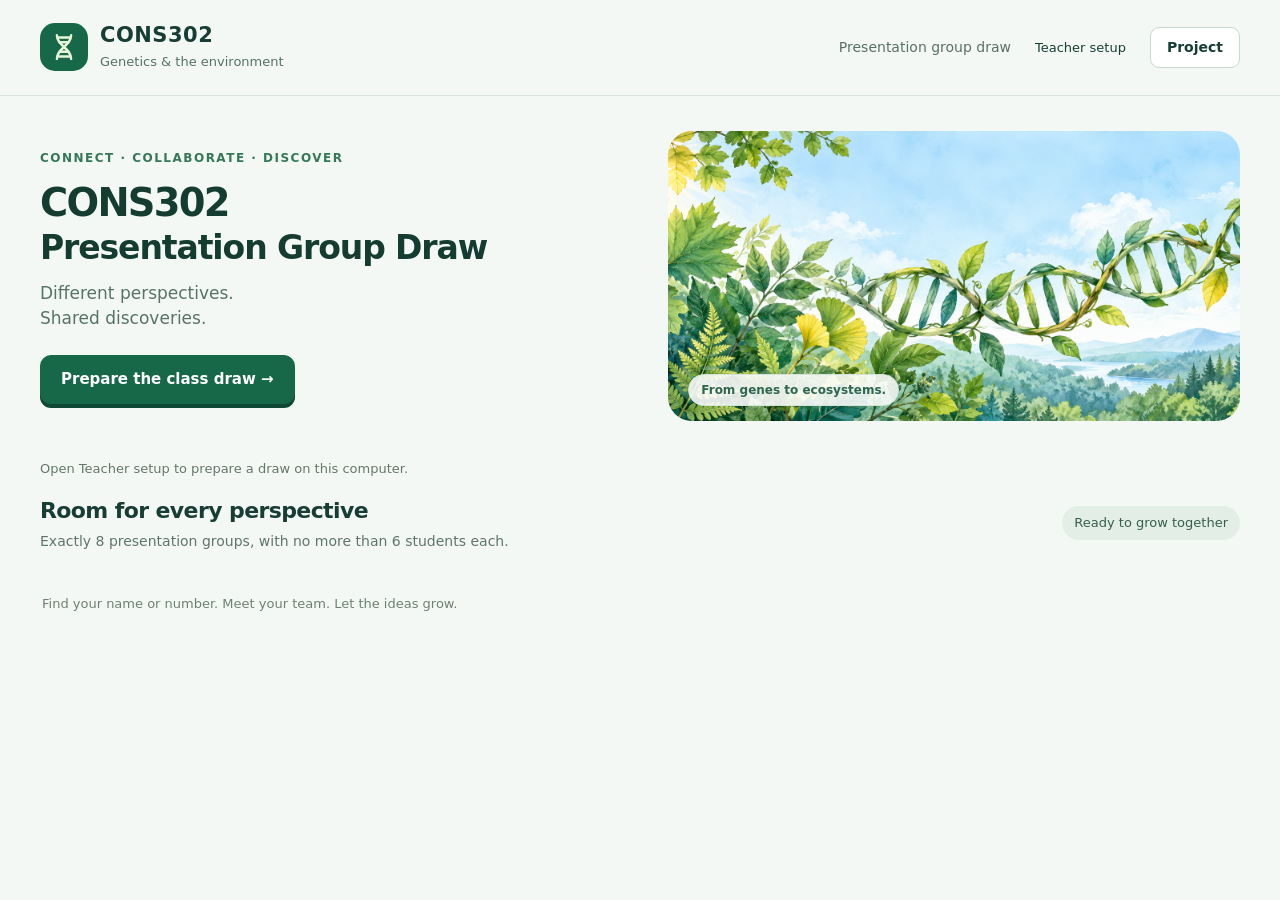
<file: index.html>
<!doctype html><html lang="en"><head><meta charset="utf-8"><meta name="viewport" content="width=device-width,initial-scale=1"><title>CONS302 Presentation Group Draw</title><meta name="description" content="Genetics, the environment, and a fresh mix of presentation teams."><link rel="icon" href="favicon.svg" type="image/svg+xml"><link rel="stylesheet" href="styles.css"><script type="module" src="board.js"></script></head><body><header class="site-header"><a class="course-brand" href="index.html"><span class="brand-icon"><img src="favicon.svg" alt=""></span><span><strong>CONS302</strong><small>Genetics & the environment</small></span></a><nav aria-label="Page controls"><span class="class-screen-label">Presentation group draw</span><a class="teacher-link" href="teacher.html" target="_blank" rel="noopener noreferrer">Teacher setup</a><button id="project" class="button secondary projection-button" aria-pressed="false">Project</button></nav></header><main class="board-main"><section class="welcome"><div class="welcome-copy"><span class="section-label">CONNECT · COLLABORATE · DISCOVER</span><h1>CONS302<br><span>Presentation Group Draw</span></h1><p>Different perspectives.<br>Shared discoveries.</p><div class="draw-actions"><a id="setup-link" class="button draw-button" href="teacher.html">Prepare the class draw →</a><button id="draw" class="button draw-button" hidden>Draw presentation groups →</button><button id="next" class="button draw-button" hidden>Reveal group 1 →</button><button id="all" class="button secondary reveal-all" hidden>Reveal all</button><span id="complete" class="finished-label" hidden>Your presentation teams are ready.</span></div></div><div class="course-art"><img src="course-banner.png" alt="Forest trees and diverse leaves blending into a DNA double helix"><span class="art-caption">From genes to ecosystems.</span></div></section><p id="connection" class="connection-note">Open Teacher setup to prepare a draw on this computer.</p><div id="error" class="notice error" role="alert" hidden></div><section class="group-section" aria-label="Presentation teams"><div class="group-summary"><div><h2 id="groups-title">Room for every perspective</h2><p id="summary">Exactly 8 presentation groups, with no more than 6 students each.</p></div><span id="progress" class="reveal-status" role="status" aria-live="polite">Ready to grow together</span></div><div id="groups" class="group-grid"></div></section><footer class="board-footer"><p>Find your name or number. Meet your team. Let the ideas grow.</p><div id="result-actions" class="result-actions" hidden><button id="csv" class="button secondary">Save results (CSV)</button><button id="print" class="button secondary">Print groups</button></div></footer></main><div id="countdown" class="countdown-overlay" role="status" aria-live="polite" hidden><strong id="tick">3</strong><span>A fresh mix of minds…</span></div><noscript><p class="notice error">Enable JavaScript to use the group draw.</p></noscript></body></html>
</file>
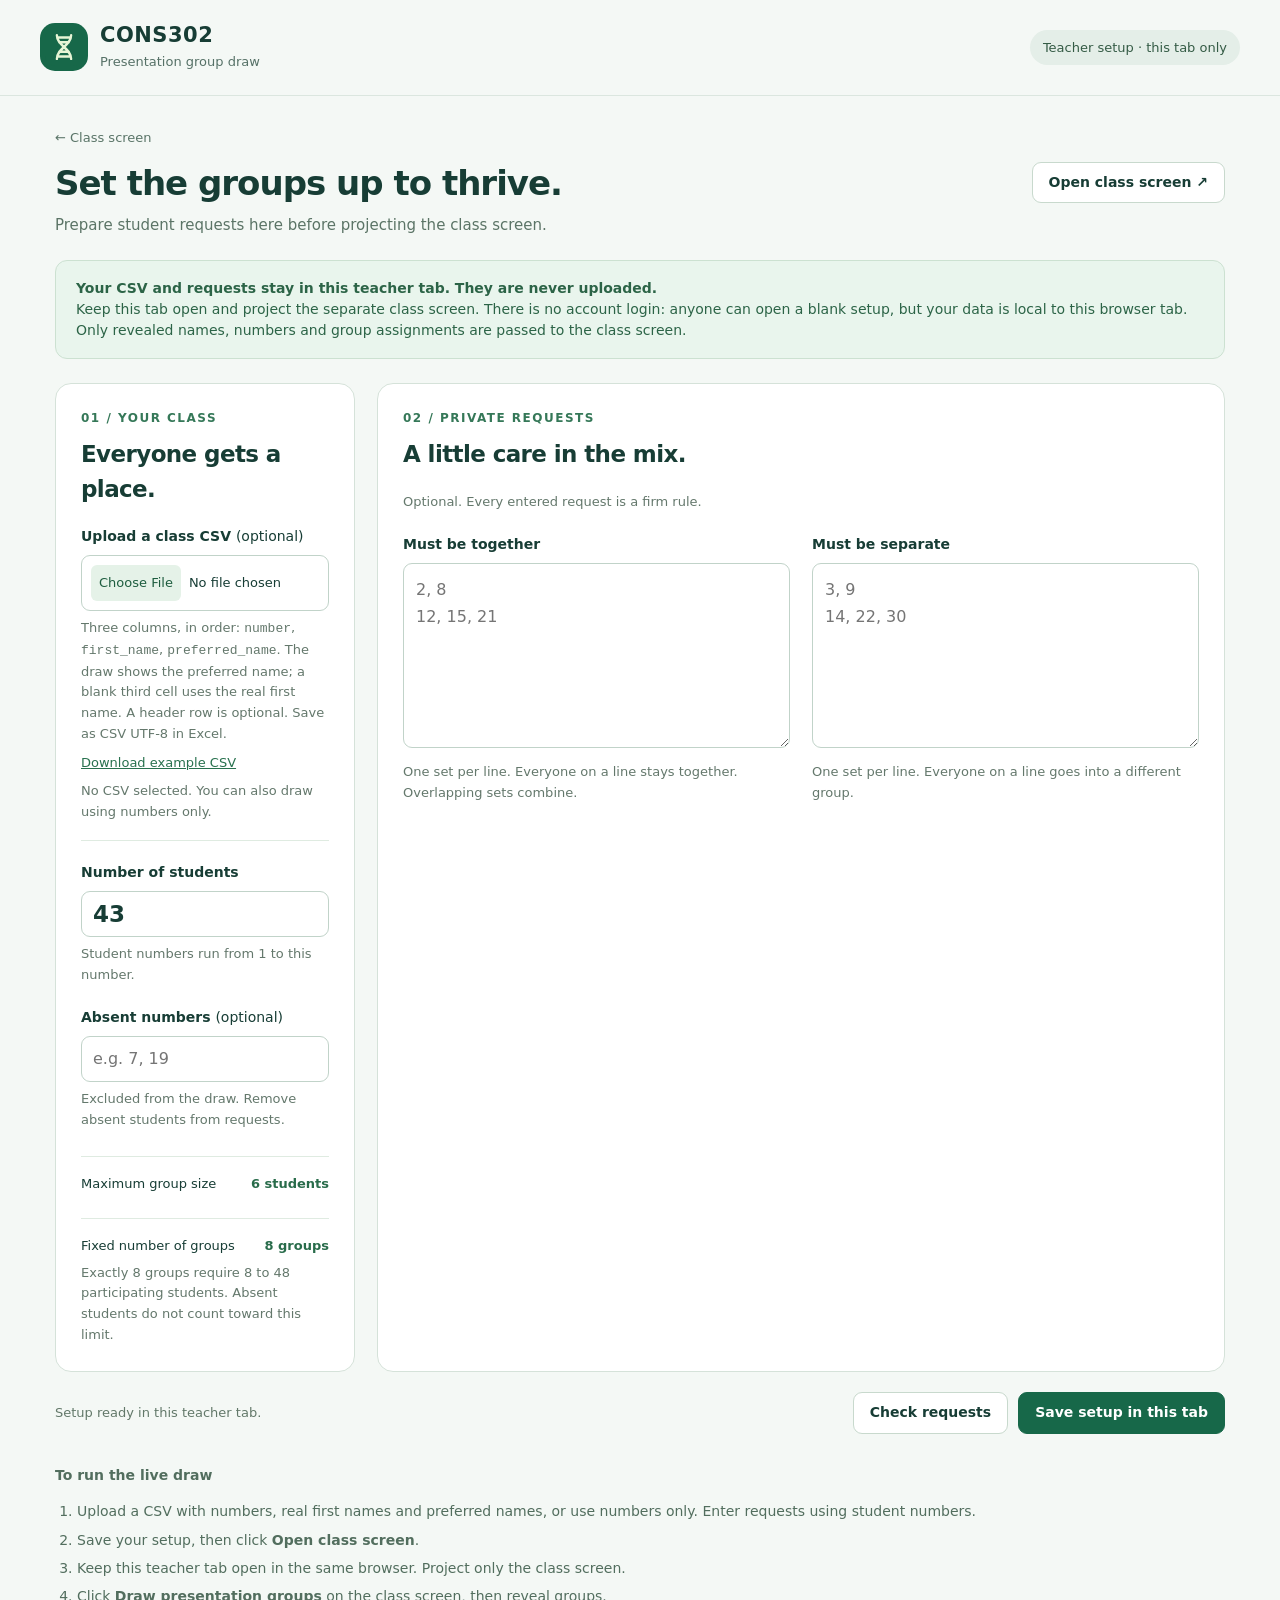
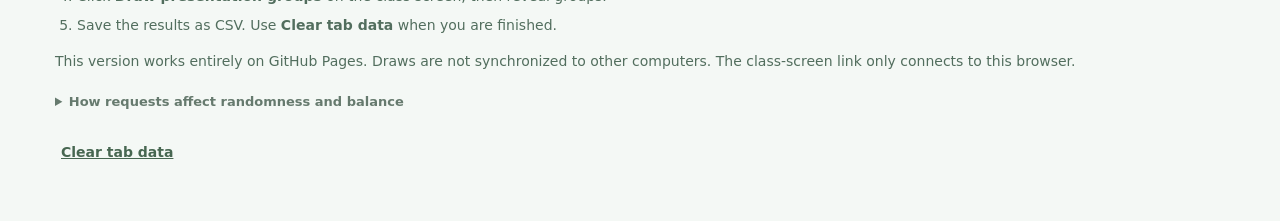
<file: teacher.html>
<!doctype html><html lang="en"><head><meta charset="utf-8"><meta name="viewport" content="width=device-width,initial-scale=1"><title>Teacher Setup · CONS302 Presentation Group Draw</title><meta name="robots" content="noindex"><link rel="icon" href="favicon.svg" type="image/svg+xml"><link rel="stylesheet" href="styles.css"><script type="module" src="teacher.js"></script></head><body><header class="site-header"><a href="index.html" class="course-brand"><span class="brand-icon"><img src="favicon.svg" alt=""></span><span><strong>CONS302</strong><small>Presentation group draw</small></span></a><span class="private-badge">Teacher setup · this tab only</span></header><main class="teacher-main"><div class="teacher-heading"><div><a href="index.html" class="back-link">← Class screen</a><h1>Set the groups up to thrive.</h1><p>Prepare student requests here before projecting the class screen.</p></div><a id="open" class="button secondary" href="#" target="_blank" rel="noopener noreferrer" aria-disabled="true">Open class screen ↗</a></div><div class="privacy-note"><p><strong>Your CSV and requests stay in this teacher tab. They are never uploaded.</strong><br>Keep this tab open and project the separate class screen. There is no account login: anyone can open a blank setup, but your data is local to this browser tab. Only revealed names, numbers and group assignments are passed to the class screen.</p></div><div id="error" class="notice error message" role="alert" hidden></div><div id="notice" class="notice success message" role="status" hidden></div><p id="storage-warning" class="offline-warning" hidden></p><div id="locked" class="locked-banner" hidden><div><strong>The current draw is locked.</strong><p id="locked-info"></p></div><div class="result-actions"><button id="download" class="button secondary" hidden>Save current results</button><button id="reset" class="button secondary">Start a new draw</button></div></div><form id="form"><fieldset id="fields" class="teacher-fields"><section class="setup-card"><span class="section-label">01 / YOUR CLASS</span><h2>Everyone gets a place.</h2><div class="csv-upload"><label for="csv-file">Upload a class CSV <span>(optional)</span></label><input id="csv-file" type="file" accept=".csv,text/csv" aria-describedby="csv-help roster-status"><p id="csv-help" class="field-help">Three columns, in order: <code>number</code>, <code>first_name</code>, <code>preferred_name</code>. The draw shows the preferred name; a blank third cell uses the real first name. A header row is optional. Save as CSV UTF-8 in Excel.</p><a class="help-link csv-template" href="roster-template.csv" download>Download example CSV</a><p id="roster-status" class="field-help" role="status"></p><details id="roster-preview" class="roster-preview" hidden><summary>Review imported names</summary><div class="roster-scroll"><table><thead><tr><th scope="col">Number</th><th scope="col">Real first name</th><th scope="col">Display name</th></tr></thead><tbody id="roster-list"></tbody></table></div></details><button id="remove-roster" class="button text" type="button" hidden>Remove names / use numbers only</button></div><label for="count">Number of students</label><input id="count" type="number" min="1" max="100" value="43" required><p id="count-help" class="field-help">Student numbers run from 1 to this number.</p><label for="absent">Absent numbers <span>(optional)</span></label><input id="absent" placeholder="e.g. 7, 19" autocomplete="off"><p class="field-help">Excluded from the draw. Remove absent students from requests.</p><div class="capacity"><span>Maximum group size</span><strong>6 students</strong></div><div class="capacity"><span>Fixed number of groups</span><strong>8 groups</strong></div><p class="field-help">Exactly 8 groups require 8 to 48 participating students. Absent students do not count toward this limit.</p></section><section class="setup-card requests-card"><span class="section-label">02 / PRIVATE REQUESTS</span><h2>A little care in the mix.</h2><p class="field-help">Optional. Every entered request is a firm rule.</p><div class="request-columns"><div><label for="together">Must be together</label><textarea id="together" placeholder="2, 8&#10;12, 15, 21" spellcheck="false" autocomplete="off"></textarea><p class="field-help">One set per line. Everyone on a line stays together. Overlapping sets combine.</p></div><div><label for="apart">Must be separate</label><textarea id="apart" placeholder="3, 9&#10;14, 22, 30" spellcheck="false" autocomplete="off"></textarea><p class="field-help">One set per line. Everyone on a line goes into a different group.</p></div></div></section></fieldset><div class="save-bar"><span id="save-status">Ready to prepare your class.</span><div><button id="check" class="button secondary" type="button">Check requests</button><button id="save" class="button" type="submit">Save setup in this tab</button></div></div></form><div class="guide"><p><strong>To run the live draw</strong></p><ol><li>Upload a CSV with numbers, real first names and preferred names, or use numbers only. Enter requests using student numbers.</li><li>Save your setup, then click <strong>Open class screen</strong>.</li><li>Keep this teacher tab open in the same browser. Project only the class screen.</li><li>Click <strong>Draw presentation groups</strong> on the class screen, then reveal groups.</li><li>Save the results as CSV. Use <strong>Clear tab data</strong> when you are finished.</li></ol><p>This version works entirely on GitHub Pages. Draws are not synchronized to other computers. The class-screen link only connects to this browser.</p></div><details class="draw-explanation"><summary>How requests affect randomness and balance</summary><p>The app always creates exactly 8 nonempty groups, with at most 6 students per group, and first tries to balance their sizes. Sizes may vary to honor requests. With requests, randomized search finds a valid arrangement; it does not give every possible arrangement an equal probability. No rule is silently ignored.</p></details><button id="clear" class="button text" style="margin-top:20px">Clear tab data</button></main><dialog id="confirm-dialog"><h2 id="confirm-title">Start a new draw?</h2><p id="confirm-description"></p><div class="result-actions"><button id="cancel" class="button secondary">Cancel</button><button id="confirm" class="button">Confirm</button></div></dialog><noscript><p class="notice error">Enable JavaScript to use teacher setup.</p></noscript></body></html>
</file>
<file: styles.css>
/* CONS302 — no external fonts, scripts or services */
:root{--background:#f4f8f5;--primary:#176849;--border:#d4e2db;color-scheme:light}button,input,textarea{font:inherit}input,textarea{width:100%;border:1px solid #c1d3c9;padding:11px;background:white;color:#173d35}input:focus,textarea:focus{outline:3px solid #a8dabe;outline-offset:1px}button:disabled{opacity:.5}.button{display:inline-flex;align-items:center;justify-content:center;gap:8px;background:#176849;color:white;border:1px solid #176849;border-radius:9px;min-height:41px;padding:10px 16px;font-weight:650;font-size:14px;text-decoration:none;line-height:1.35}.button:hover:not(:disabled){background:#125739}.button.secondary{background:white;color:#173d35;border-color:#c8d9cd}.button.secondary:hover:not(:disabled){background:#e5f0e8}.button.text{background:none;color:#476751;border:0;text-decoration:underline;padding:6px}.brand-icon img{width:38px;height:38px}.section-label{font-size:12px}.message{white-space:pre-line}[hidden]{display:none!important}fieldset{border:0;padding:0;margin:0;min-width:0}dialog{border:1px solid #d4e2db;border-radius:16px;padding:25px;color:#173d35;max-width:440px;width:calc(100% - 36px)}dialog::backdrop{background:#153e35aa}dialog h2{font-size:23px;margin-bottom:13px}dialog p{font-size:15px;line-height:1.6;color:#5b7061}dialog .result-actions{margin-top:22px;justify-content:flex-end}.connection-note{font-size:13px;color:#64776b;line-height:1.5;margin-bottom:16px}.setup-card label{display:block}.help-link{color:#28714e}.offline-warning{font-size:14px;color:#714f0f;background:#fff2d3;border-radius:10px;padding:13px}.teacher-main>.notice{margin-bottom:20px}.save-bar .button{white-space:normal}.seed-spaces span{display:block}.guide{font-size:14px;color:#526e5e;line-height:1.6}.guide p{margin:10px 0}.guide ol{padding-left:22px}.guide li{margin-bottom:6px}
*{box-sizing:border-box}body{margin:0;background:var(--background);color:#173d35;font-family:ui-sans-serif,system-ui,-apple-system,BlinkMacSystemFont,'Segoe UI',sans-serif;font-size:16px;line-height:1.5}button,a,input,textarea{touch-action:manipulation}button{cursor:pointer}button:disabled{cursor:default}a{color:inherit}h1,h2,h3,p{margin:0}h1,h2,h3{font-weight:650}button:focus-visible,a:focus-visible{outline:3px solid #d7a01f;outline-offset:4px}.site-header{max-width:1440px;margin:auto;padding:23px 40px;display:flex;align-items:center;justify-content:space-between;gap:24px;border-bottom:1px solid #dbe6df}.course-brand{display:flex;align-items:center;gap:12px;text-decoration:none;flex-shrink:0}.brand-icon{background:#176849;color:white;width:48px;height:48px;border-radius:15px;display:grid;place-items:center}.course-brand strong{display:block;font-size:21px;line-height:1.2;letter-spacing:.5px}.course-brand small{font-size:13px;color:#567167;display:block;margin-top:4px}.site-header nav{display:flex;align-items:center;gap:24px}.class-screen-label{font-size:14px;color:#597067}.teacher-link{font-size:13px;display:flex;align-items:center;gap:6px;text-decoration:none}.teacher-link:hover{text-decoration:underline}.projection-button{background:white!important;height:39px!important}.board-main{max-width:1440px;margin:auto;padding:28px 40px 24px}.welcome{display:grid;grid-template-columns:1.05fr 1fr;min-height:305px;gap:28px;align-items:center;margin-bottom:30px}.section-label{display:flex;gap:7px;align-items:center;font-size:12px;letter-spacing:1.5px;font-weight:700;color:#357858}.welcome h1{font-size:clamp(30px,3vw,43px);letter-spacing:-1.7px;line-height:1.12;margin:14px 0 14px;color:#143c30}.welcome h1>span{font-size:.86em;letter-spacing:-1.1px}.welcome p{color:#577367;font-size:17px;line-height:1.5}.draw-actions{display:flex;align-items:center;gap:10px;margin-top:23px;min-height:49px;flex-wrap:wrap}.draw-button{border-radius:11px!important;height:49px!important;padding:0 20px!important;font-size:15px!important;box-shadow:0 4px 0 #0d4934}.reveal-all{height:49px!important;border-radius:11px!important}.course-art{position:relative;min-width:0;border-radius:24px;overflow:hidden;height:290px;background:#eaf4ec}.course-art img{height:100%;width:100%;object-fit:cover}.art-caption{position:absolute;bottom:15px;left:20px;background:#ffffffdf;border:1px solid #d0e5d6;padding:6px 12px;border-radius:30px;font-size:12px;font-weight:650;color:#2e664f}.group-section{position:relative}.group-summary{display:flex;justify-content:space-between;align-items:center;gap:20px;margin-bottom:19px}.group-summary h2{font-size:22px;letter-spacing:-.6px;margin-bottom:4px}.group-summary p{font-size:14px;color:#60756b}.reveal-status{font-size:13px;background:#e3eee7;padding:7px 12px;border-radius:30px;color:#365f4e;white-space:nowrap}.group-grid{display:grid;grid-template-columns:repeat(3,minmax(0,1fr));gap:16px}.team-card{border:1px solid #d6e3da;background:white;border-radius:16px;overflow:hidden;min-height:165px;--team:#3c8659;--team-bg:#e8f5e9}.team-card.river{--team:#207b88;--team-bg:#e7f4f7}.team-card.sun{--team:#916e20;--team-bg:#fbf3d8}.team-heading{display:flex;align-items:center;gap:9px;padding:14px 17px;border-bottom:1px solid #edf2ed}.group-icon{width:32px;height:32px;display:grid;place-items:center;border-radius:9px;color:var(--team);background:var(--team-bg);flex-shrink:0}.team-heading h3{font-size:16px;letter-spacing:-.2px}.team-heading>span:last-child{margin-left:auto;font-size:12px;color:#6b7c71}.student-numbers{padding:19px 17px;display:flex;flex-wrap:wrap;gap:10px;align-items:center;min-height:104px}.student-number{height:49px;min-width:49px;padding:0 9px;border-radius:50%;display:grid;place-items:center;background:var(--team-bg);color:var(--team);border:1px solid color-mix(in srgb,var(--team) 22%,white);font-size:23px;font-weight:750;font-variant-numeric:tabular-nums}.seed-spaces{display:flex;gap:8px}.seed-spaces span{width:32px;height:32px;border-radius:50%;border:1px dashed #ccdbce;background:#f8faf7}.student-numbers>p{width:100%;font-size:13px;color:#738376;margin-top:-4px}.is-revealed{box-shadow:inset 0 -3px var(--team)}.is-revealed .student-numbers{animation:sprout .3s ease-out}.board-footer{display:flex;justify-content:space-between;align-items:center;gap:20px;margin-top:23px;padding:0 2px;color:#6d8073;font-size:13px}.result-actions{display:flex;gap:10px;flex-wrap:wrap}.finished-label{display:flex;gap:8px;align-items:center;font-weight:600;color:#206a46;font-size:15px}.notice{display:flex;align-items:center;justify-content:space-between;gap:12px;padding:14px 18px;border:1px solid;border-radius:12px;margin:16px 0;font-size:14px}.error{color:#852e26;background:#fff0ed;border-color:#efc1b7}.success{color:#1d6846;background:#e6f5e9;border-color:#add6b9;justify-content:flex-start}.countdown-overlay{position:fixed;inset:0;z-index:30;background:#143c30f2;display:flex;align-items:center;justify-content:center;flex-direction:column;color:#d5eccf;gap:16px}.countdown-overlay strong{font-size:120px;line-height:1.2;color:#ffe294}.countdown-overlay>span{font-size:21px}.projected .teacher-link,.projected .class-screen-label{display:none}.projected .welcome{min-height:220px}.projected .course-art{height:230px}.projected .welcome h1{font-size:34px}.projected .welcome-copy>p{display:none}.teacher-main{max-width:1250px;margin:auto;padding:32px 40px 50px}.teacher-heading{display:flex;align-items:center;justify-content:space-between;gap:24px;margin-bottom:24px}.back-link{font-size:13px;display:flex;align-items:center;gap:5px;text-decoration:none;color:#597467;margin-bottom:16px}.teacher-heading h1{font-size:34px;letter-spacing:-1px;line-height:1.2;margin-bottom:10px}.teacher-heading p{font-size:15px;color:#5b7466}.private-badge{display:flex;align-items:center;gap:7px;background:#e4eee8;border-radius:30px;padding:8px 13px;color:#345b45;font-size:13px}.privacy-note{display:flex;align-items:center;gap:13px;border:1px solid #cce1d1;background:#e9f5ed;padding:17px 20px;border-radius:12px;margin-bottom:24px;color:#2c6447;font-size:14px}.privacy-note>svg{flex-shrink:0}.teacher-fields{margin:0;padding:0;border:0;min-width:0;display:grid;grid-template-columns:300px minmax(0,1fr);gap:22px}.setup-card{background:white;border:1px solid #d5e2d9;border-radius:16px;padding:25px;min-width:0}.setup-card h2{font-size:23px;letter-spacing:-.6px;margin:10px 0 20px}.setup-card label{display:block;font-size:14px;font-weight:650;margin:21px 0 8px}.setup-card label span{font-weight:400}.setup-card input{height:46px;border-radius:9px;font-size:16px}.setup-card input[type=number]{font-size:23px;font-weight:600}.field-help{font-size:13px;color:#64786c;line-height:1.6;margin-top:7px}.capacity{border-top:1px solid #dfebe1;margin-top:25px;padding-top:17px;display:flex;justify-content:space-between;font-size:13px;gap:12px}.capacity strong{color:#296c4b}.request-columns{display:grid;grid-template-columns:1fr 1fr;gap:22px}.request-columns textarea{min-height:185px;resize:vertical;border-radius:9px;font-size:16px;line-height:1.7;padding:12px}.save-bar{display:flex;justify-content:space-between;align-items:center;gap:18px;padding:20px 0}.save-bar>span{font-size:13px;color:#627869}.save-bar>div{display:flex;gap:10px}.save-bar button{height:42px;border-radius:9px}.draw-explanation{font-size:13px;color:#667a6e;max-width:780px;margin-top:20px}.draw-explanation summary{cursor:pointer;font-weight:600}.draw-explanation p{margin-top:10px;line-height:1.7}.locked-banner{display:flex;align-items:center;justify-content:space-between;gap:20px;background:#fff5d9;border:1px solid #e7d8a6;padding:20px;border-radius:12px;margin-bottom:24px;font-size:14px}.locked-banner p{margin-top:4px;color:#796331}.access-message{max-width:700px;margin:80px auto;padding:30px}.access-message h1{font-size:30px}.access-message p{margin:16px 0}.access-message a{text-decoration:underline}fieldset:disabled{opacity:.68}.loading-label{color:#63786a;font-size:15px}@keyframes sprout{from{opacity:0;transform:translateY(6px)}to{opacity:1;transform:translateY(0)}}@media(min-width:1500px){.course-art{height:310px}.welcome{margin-bottom:36px}.student-numbers{min-height:110px}}@media(max-width:1100px){.site-header,.board-main{padding-left:24px;padding-right:24px}.class-screen-label{display:none}.welcome{gap:20px}.course-art{height:270px}.teacher-main{padding:28px 24px}.teacher-fields{grid-template-columns:260px minmax(0,1fr)}.request-columns{grid-template-columns:1fr}.request-columns textarea{min-height:110px}.team-heading{padding:13px}.student-numbers{padding:16px 13px;gap:7px}.student-number{height:43px;min-width:43px;font-size:21px}}@media(max-width:760px){.site-header{padding:17px 20px;gap:12px}.site-header nav{gap:12px}.course-brand small{font-size:12px}.course-brand strong{font-size:19px}.brand-icon{width:42px;height:42px}.teacher-link{font-size:12px}.projection-button span{display:none}.board-main{padding:20px}.welcome{grid-template-columns:1fr;gap:18px;margin-bottom:25px}.welcome h1{font-size:37px}.welcome-copy>p{font-size:16px}.course-art{height:155px;grid-row:2;border-radius:15px}.course-art img{object-position:center 52%}.art-caption{bottom:10px;font-size:12px}.group-grid{grid-template-columns:repeat(2,minmax(0,1fr));gap:12px}.group-summary{align-items:flex-start;gap:12px;flex-wrap:wrap}.group-summary h2{font-size:21px}.team-heading{gap:7px;flex-wrap:wrap}.team-heading>span:last-child{width:100%;margin-left:39px;margin-top:-5px}.student-numbers{gap:7px;min-height:117px}.student-number{height:39px;min-width:39px;font-size:19px}.seed-spaces{gap:5px}.seed-spaces span{height:24px;width:24px}.board-footer{flex-direction:column;align-items:flex-start}.teacher-main{padding:25px 20px}.teacher-heading{display:block}.teacher-heading h1{font-size:29px}.teacher-heading>button,.teacher-heading>a{margin-top:17px}.teacher-fields{grid-template-columns:1fr}.request-columns{grid-template-columns:1fr 1fr}.private-badge{font-size:12px;max-width:145px}.save-bar{align-items:flex-start;flex-direction:column}.save-bar>div{flex-wrap:wrap}.locked-banner{align-items:flex-start;flex-direction:column}.projected .course-art{display:none}.projected .welcome{min-height:180px}.privacy-note{align-items:flex-start}.setup-card{padding:20px}}@media(max-width:430px){.teacher-link{max-width:60px}.teacher-link svg{display:none}.course-brand small{max-width:140px}.request-columns{grid-template-columns:1fr}.team-heading h3{font-size:15px}.team-heading>span:last-child{font-size:12px}.student-number{height:35px;min-width:35px;font-size:18px}.student-numbers{gap:6px}.seed-spaces span{height:20px;width:20px}.seed-spaces{gap:4px}.group-summary p{font-size:13px}.draw-button{font-size:14px!important;padding:0 15px!important}.welcome h1{font-size:32px}}@media(prefers-reduced-motion:reduce){*{animation:none!important;transition:none!important}}@media print{.site-header nav,.course-art,.draw-actions,.board-footer,.section-label{display:none!important}.site-header{padding:10px 0}.board-main{padding:0}.welcome{display:block;min-height:0;margin:20px 0}.welcome h1{font-size:25px}.welcome-copy>p{display:none}.group-grid{grid-template-columns:repeat(3,1fr)}.team-card{break-inside:avoid;min-height:130px}.team-heading>span:last-child{display:none}.student-number{font-size:17px;min-width:31px;height:31px}.student-numbers{padding:13px;gap:5px;min-height:75px}body{background:white}}
.csv-upload{border-bottom:1px solid #dfebe1;padding-bottom:18px;margin-bottom:20px}.csv-upload>label{margin-top:0}.csv-upload input[type=file]{height:auto;font-size:13px;max-width:100%;padding:9px;overflow:hidden}.csv-upload input::file-selector-button{font:inherit;border:0;border-radius:6px;background:#e5f2e8;color:#1e5d3f;padding:8px;margin-right:8px;cursor:pointer}.csv-template{font-size:13px;display:inline-block;margin-top:8px}.csv-upload code{font-size:13px}.roster-preview{font-size:13px;margin:12px 0}.roster-preview summary{cursor:pointer;font-weight:650}.roster-scroll{max-height:220px;overflow:auto;margin-top:10px}.roster-scroll table{width:100%;border-collapse:collapse;text-align:left}.roster-scroll th,.roster-scroll td{padding:6px;border-bottom:1px solid #e1eae3;overflow-wrap:anywhere}.roster-scroll th{background:#f0f6f2;position:sticky;top:0}.csv-upload .button.text{font-size:12px;text-align:left;padding:5px 0}.student-numbers.with-names{display:grid;grid-template-columns:1fr;gap:9px;align-content:start;padding:15px 18px}.named-student{display:flex;align-items:center;gap:11px;min-width:0}.named-student .student-number{min-width:32px;width:32px;height:32px;font-size:14px;flex-shrink:0}.first-name{font-size:19px;font-weight:650;line-height:1.25;overflow-wrap:anywhere;color:#234736}.projected .first-name{font-size:22px}@media(max-width:760px){.student-numbers.with-names{padding:13px;gap:10px}.named-student{gap:8px}.first-name,.projected .first-name{font-size:17px}.named-student .student-number{min-width:29px;width:29px;height:29px;font-size:13px}}@media print{.student-numbers.with-names{padding:10px 13px;gap:5px}.named-student .student-number{min-width:24px;width:24px;height:24px;font-size:12px}.first-name,.projected .first-name{font-size:14px}.team-card{break-inside:avoid}}
</file>
